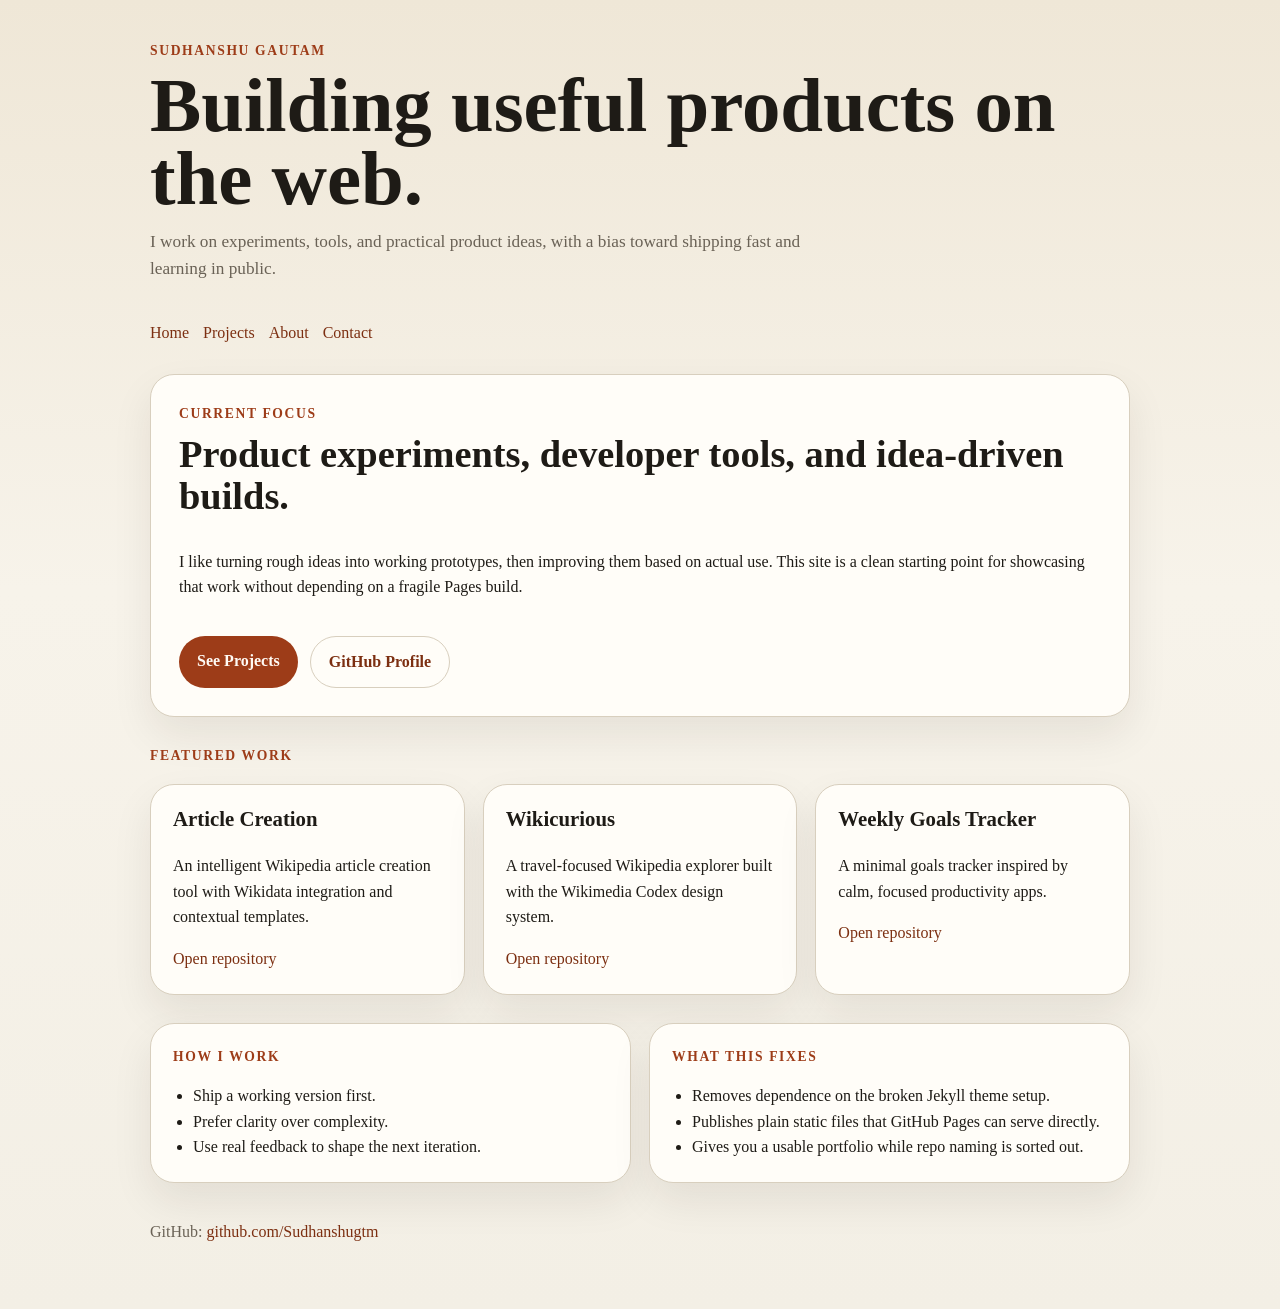
<file: index.html>
<!DOCTYPE html>
<html lang="en">
<head>
  <meta charset="UTF-8">
  <meta name="viewport" content="width=device-width, initial-scale=1.0">
  <title>Sudhanshu Gautam | Portfolio</title>
  <meta name="description" content="Portfolio of Sudhanshu Gautam, building web products, experiments, and practical tools.">
  <link rel="stylesheet" href="styles/main.css">
</head>
<body>
  <header class="site-header">
    <div>
      <p class="eyebrow">Sudhanshu Gautam</p>
      <h1>Building useful products on the web.</h1>
      <p class="intro">I work on experiments, tools, and practical product ideas, with a bias toward shipping fast and learning in public.</p>
    </div>
    <nav class="site-nav">
      <a href="index.html">Home</a>
      <a href="projects.html">Projects</a>
      <a href="about.html">About</a>
      <a href="contact.html">Contact</a>
    </nav>
  </header>

  <main>
    <section class="hero-card">
      <div>
        <p class="section-kicker">Current focus</p>
        <h2>Product experiments, developer tools, and idea-driven builds.</h2>
        <p>I like turning rough ideas into working prototypes, then improving them based on actual use. This site is a clean starting point for showcasing that work without depending on a fragile Pages build.</p>
      </div>
      <div class="hero-actions">
        <a class="button primary" href="projects.html">See Projects</a>
        <a class="button secondary" href="https://github.com/Sudhanshugtm">GitHub Profile</a>
      </div>
    </section>

    <section>
      <p class="section-kicker">Featured work</p>
      <div class="card-grid">
        <article class="card">
          <h3>Article Creation</h3>
          <p>An intelligent Wikipedia article creation tool with Wikidata integration and contextual templates.</p>
          <a href="https://github.com/Sudhanshugtm/article-creation">Open repository</a>
        </article>
        <article class="card">
          <h3>Wikicurious</h3>
          <p>A travel-focused Wikipedia explorer built with the Wikimedia Codex design system.</p>
          <a href="https://github.com/Sudhanshugtm/wikicurious">Open repository</a>
        </article>
        <article class="card">
          <h3>Weekly Goals Tracker</h3>
          <p>A minimal goals tracker inspired by calm, focused productivity apps.</p>
          <a href="https://github.com/Sudhanshugtm/weekly-goals-tracker">Open repository</a>
        </article>
      </div>
    </section>

    <section class="two-column">
      <div class="panel">
        <p class="section-kicker">How I work</p>
        <ul>
          <li>Ship a working version first.</li>
          <li>Prefer clarity over complexity.</li>
          <li>Use real feedback to shape the next iteration.</li>
        </ul>
      </div>
      <div class="panel">
        <p class="section-kicker">What this fixes</p>
        <ul>
          <li>Removes dependence on the broken Jekyll theme setup.</li>
          <li>Publishes plain static files that GitHub Pages can serve directly.</li>
          <li>Gives you a usable portfolio while repo naming is sorted out.</li>
        </ul>
      </div>
    </section>
  </main>

  <footer class="site-footer">
    <p>GitHub: <a href="https://github.com/Sudhanshugtm">github.com/Sudhanshugtm</a></p>
  </footer>
</body>
</html>
</file>
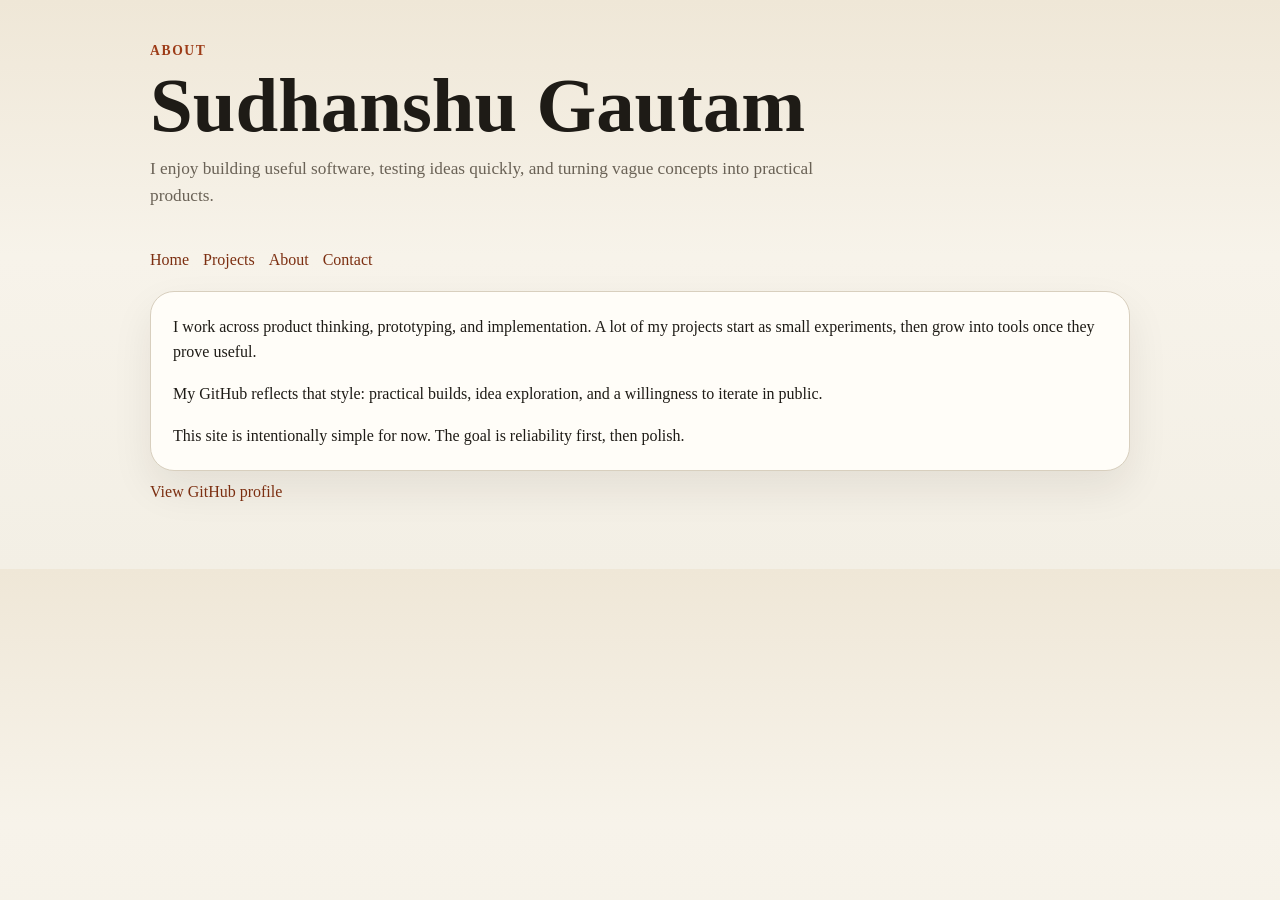
<file: about.html>
<!DOCTYPE html>
<html lang="en">
<head>
  <meta charset="UTF-8">
  <meta name="viewport" content="width=device-width, initial-scale=1.0">
  <title>About | Sudhanshu Gautam</title>
  <link rel="stylesheet" href="styles/main.css">
</head>
<body>
  <header class="site-header compact">
    <div>
      <p class="eyebrow">About</p>
      <h1>Sudhanshu Gautam</h1>
      <p class="intro">I enjoy building useful software, testing ideas quickly, and turning vague concepts into practical products.</p>
    </div>
    <nav class="site-nav">
      <a href="index.html">Home</a>
      <a href="projects.html">Projects</a>
      <a href="about.html">About</a>
      <a href="contact.html">Contact</a>
    </nav>
  </header>

  <main>
    <section class="panel stack-gap">
      <p>I work across product thinking, prototyping, and implementation. A lot of my projects start as small experiments, then grow into tools once they prove useful.</p>
      <p>My GitHub reflects that style: practical builds, idea exploration, and a willingness to iterate in public.</p>
      <p>This site is intentionally simple for now. The goal is reliability first, then polish.</p>
    </section>
  </main>

  <footer class="site-footer">
    <p><a href="https://github.com/Sudhanshugtm">View GitHub profile</a></p>
  </footer>
</body>
</html>
</file>
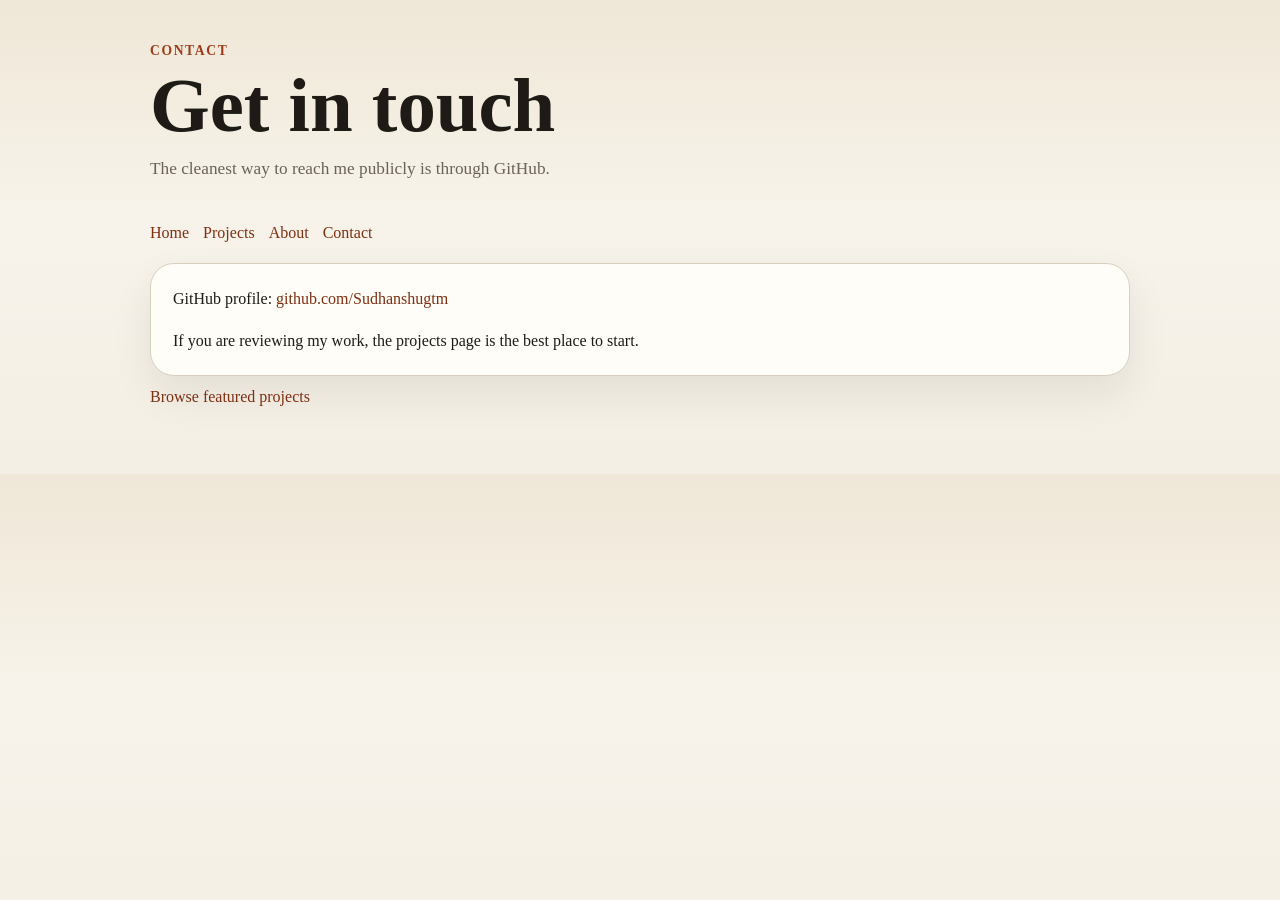
<file: contact.html>
<!DOCTYPE html>
<html lang="en">
<head>
  <meta charset="UTF-8">
  <meta name="viewport" content="width=device-width, initial-scale=1.0">
  <title>Contact | Sudhanshu Gautam</title>
  <link rel="stylesheet" href="styles/main.css">
</head>
<body>
  <header class="site-header compact">
    <div>
      <p class="eyebrow">Contact</p>
      <h1>Get in touch</h1>
      <p class="intro">The cleanest way to reach me publicly is through GitHub.</p>
    </div>
    <nav class="site-nav">
      <a href="index.html">Home</a>
      <a href="projects.html">Projects</a>
      <a href="about.html">About</a>
      <a href="contact.html">Contact</a>
    </nav>
  </header>

  <main>
    <section class="panel stack-gap">
      <p>GitHub profile: <a href="https://github.com/Sudhanshugtm">github.com/Sudhanshugtm</a></p>
      <p>If you are reviewing my work, the projects page is the best place to start.</p>
    </section>
  </main>

  <footer class="site-footer">
    <p><a href="projects.html">Browse featured projects</a></p>
  </footer>
</body>
</html>
</file>
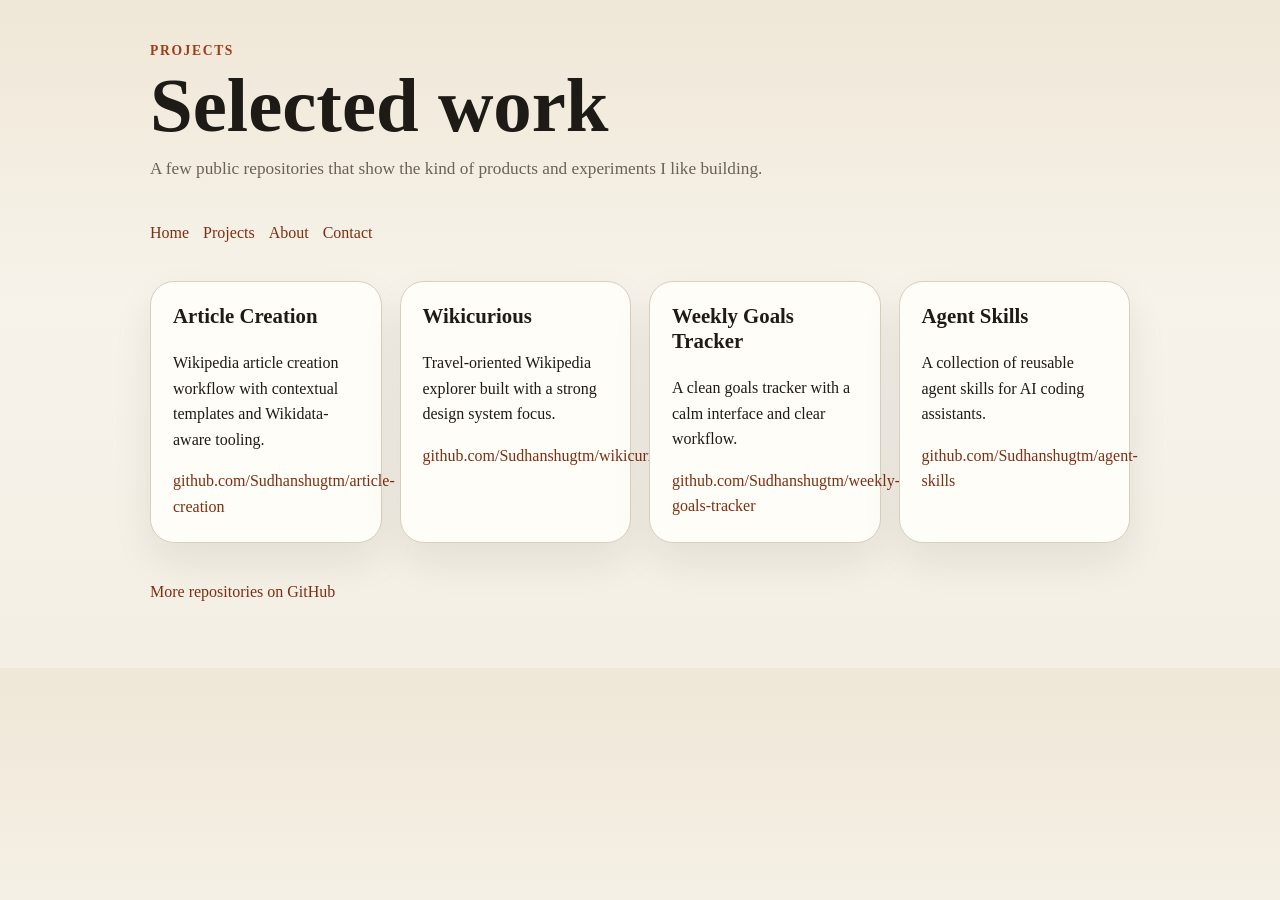
<file: projects.html>
<!DOCTYPE html>
<html lang="en">
<head>
  <meta charset="UTF-8">
  <meta name="viewport" content="width=device-width, initial-scale=1.0">
  <title>Projects | Sudhanshu Gautam</title>
  <link rel="stylesheet" href="styles/main.css">
</head>
<body>
  <header class="site-header compact">
    <div>
      <p class="eyebrow">Projects</p>
      <h1>Selected work</h1>
      <p class="intro">A few public repositories that show the kind of products and experiments I like building.</p>
    </div>
    <nav class="site-nav">
      <a href="index.html">Home</a>
      <a href="projects.html">Projects</a>
      <a href="about.html">About</a>
      <a href="contact.html">Contact</a>
    </nav>
  </header>

  <main>
    <section class="card-grid">
      <article class="card">
        <h3>Article Creation</h3>
        <p>Wikipedia article creation workflow with contextual templates and Wikidata-aware tooling.</p>
        <a href="https://github.com/Sudhanshugtm/article-creation">github.com/Sudhanshugtm/article-creation</a>
      </article>
      <article class="card">
        <h3>Wikicurious</h3>
        <p>Travel-oriented Wikipedia explorer built with a strong design system focus.</p>
        <a href="https://github.com/Sudhanshugtm/wikicurious">github.com/Sudhanshugtm/wikicurious</a>
      </article>
      <article class="card">
        <h3>Weekly Goals Tracker</h3>
        <p>A clean goals tracker with a calm interface and clear workflow.</p>
        <a href="https://github.com/Sudhanshugtm/weekly-goals-tracker">github.com/Sudhanshugtm/weekly-goals-tracker</a>
      </article>
      <article class="card">
        <h3>Agent Skills</h3>
        <p>A collection of reusable agent skills for AI coding assistants.</p>
        <a href="https://github.com/Sudhanshugtm/agent-skills">github.com/Sudhanshugtm/agent-skills</a>
      </article>
    </section>
  </main>

  <footer class="site-footer">
    <p><a href="https://github.com/Sudhanshugtm?tab=repositories">More repositories on GitHub</a></p>
  </footer>
</body>
</html>
</file>
<file: styles/main.css>
:root {
  --bg: #f3efe5;
  --surface: #fffdf8;
  --ink: #1e1b16;
  --muted: #6a6256;
  --line: #d8cfbe;
  --accent: #9d3c18;
  --accent-dark: #7c2f11;
  --shadow: 0 18px 40px rgba(43, 28, 10, 0.08);
}

* {
  box-sizing: border-box;
}

body {
  margin: 0;
  padding: 32px 20px 48px;
  background: linear-gradient(180deg, #efe7d7 0%, #f7f3ea 45%, #f3efe5 100%);
  color: var(--ink);
  font-family: Georgia, "Times New Roman", serif;
  line-height: 1.6;
}

.site-header,
main,
.site-footer {
  max-width: 980px;
  margin: 0 auto;
}

.site-header {
  display: grid;
  gap: 20px;
  padding: 8px 0 28px;
}

.site-header.compact {
  padding-bottom: 18px;
}

.eyebrow,
.section-kicker {
  margin: 0 0 8px;
  color: var(--accent);
  font-size: 0.85rem;
  font-weight: 700;
  letter-spacing: 0.12em;
  text-transform: uppercase;
}

h1,
h2,
h3,
p {
  margin-top: 0;
}

h1 {
  margin-bottom: 12px;
  font-size: clamp(2.4rem, 6vw, 4.8rem);
  line-height: 0.95;
}

h2 {
  font-size: clamp(1.6rem, 3vw, 2.4rem);
  line-height: 1.1;
}

h3 {
  font-size: 1.3rem;
  line-height: 1.2;
}

.intro {
  max-width: 680px;
  color: var(--muted);
  font-size: 1.08rem;
}

.site-nav {
  display: flex;
  flex-wrap: wrap;
  gap: 14px;
}

.site-nav a,
a {
  color: var(--accent-dark);
  text-decoration: none;
}

.site-nav a:hover,
a:hover {
  text-decoration: underline;
}

.hero-card,
.panel,
.card {
  background: var(--surface);
  border: 1px solid var(--line);
  border-radius: 24px;
  box-shadow: var(--shadow);
}

.hero-card {
  display: grid;
  gap: 20px;
  padding: 28px;
  margin-bottom: 28px;
}

.hero-actions {
  display: flex;
  flex-wrap: wrap;
  gap: 12px;
}

.button {
  display: inline-block;
  padding: 12px 18px;
  border-radius: 999px;
  font-weight: 700;
}

.button.primary {
  background: var(--accent);
  color: #fffaf4;
}

.button.primary:hover {
  background: var(--accent-dark);
  text-decoration: none;
}

.button.secondary {
  border: 1px solid var(--line);
  background: transparent;
}

.card-grid,
.two-column {
  display: grid;
  gap: 18px;
  margin: 18px 0 28px;
}

.card-grid {
  grid-template-columns: repeat(auto-fit, minmax(220px, 1fr));
}

.two-column {
  grid-template-columns: repeat(auto-fit, minmax(280px, 1fr));
}

.card,
.panel {
  padding: 22px;
}

.stack-gap > *:last-child {
  margin-bottom: 0;
}

ul {
  padding-left: 20px;
  margin-bottom: 0;
}

.site-footer {
  padding-top: 8px;
  color: var(--muted);
}

@media (max-width: 640px) {
  body {
    padding: 20px 14px 36px;
  }

  .hero-card,
  .card,
  .panel {
    padding: 18px;
    border-radius: 18px;
  }
}
</file>
